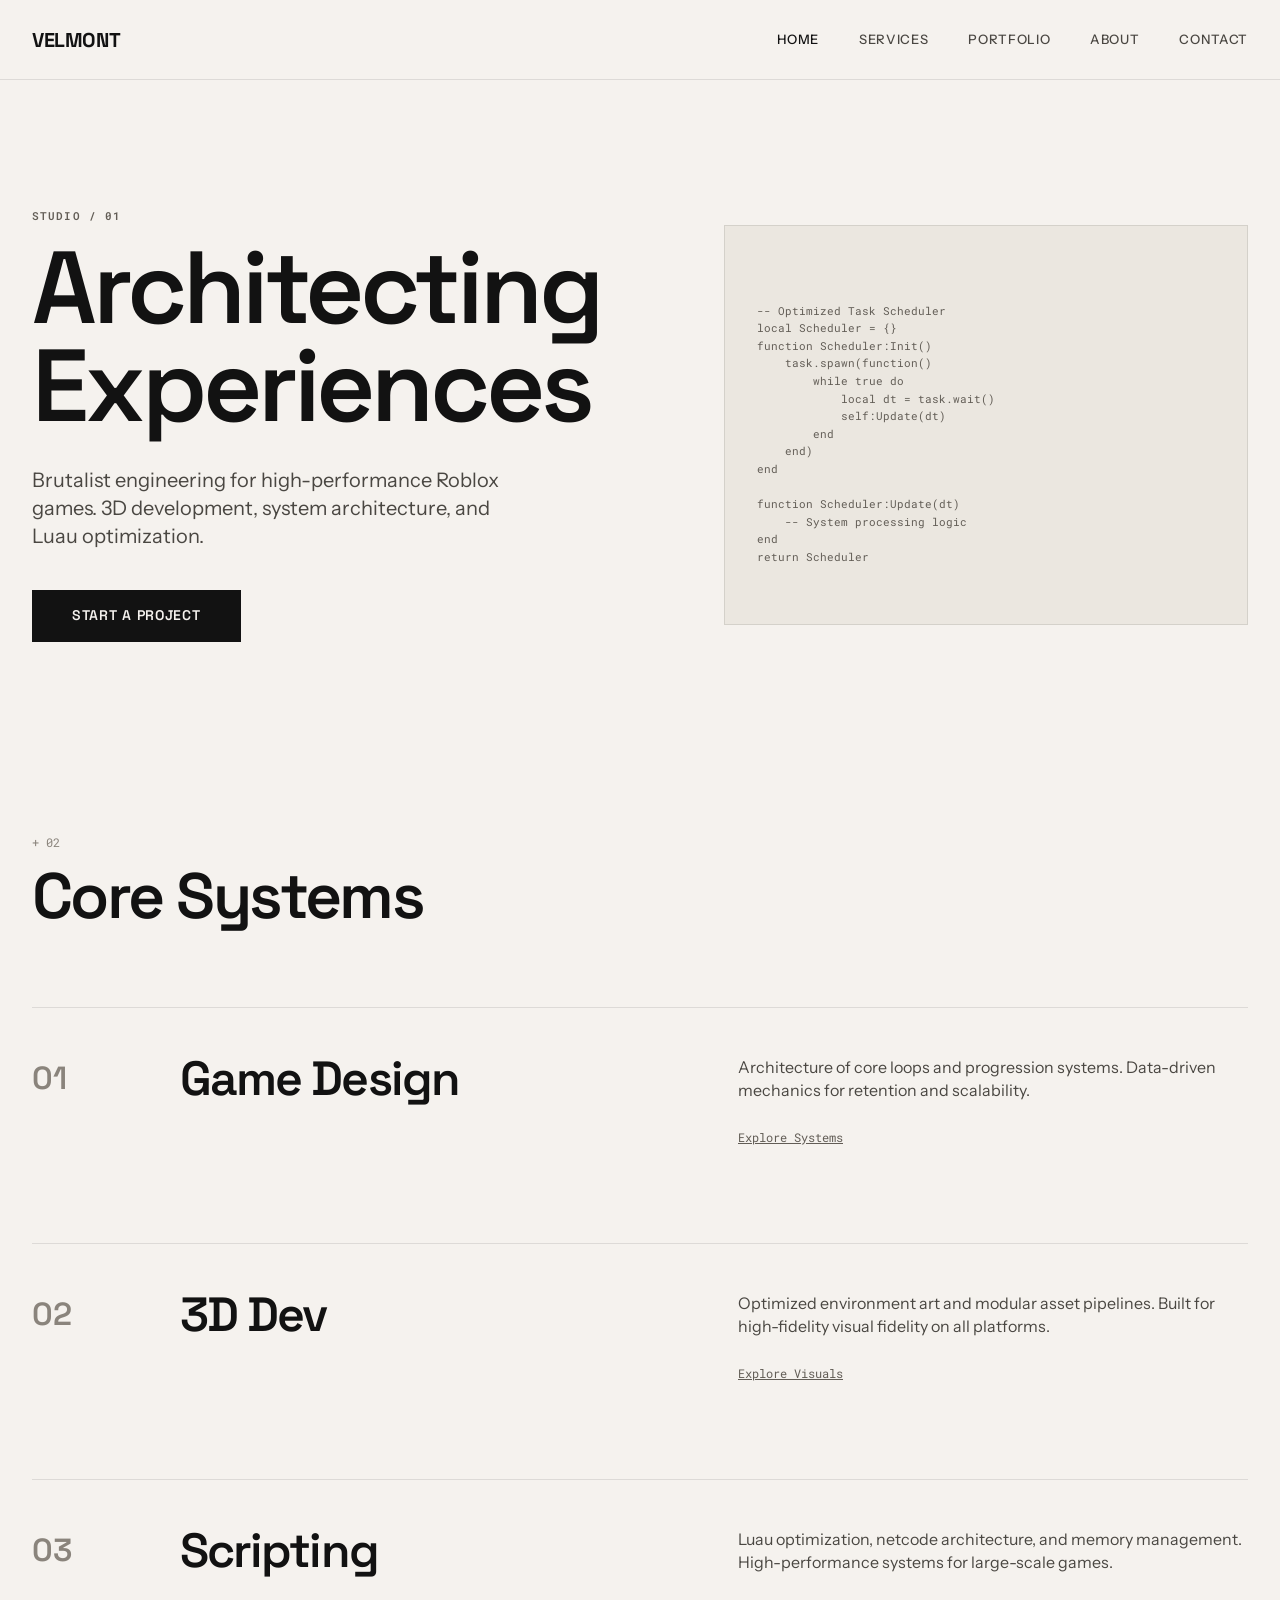
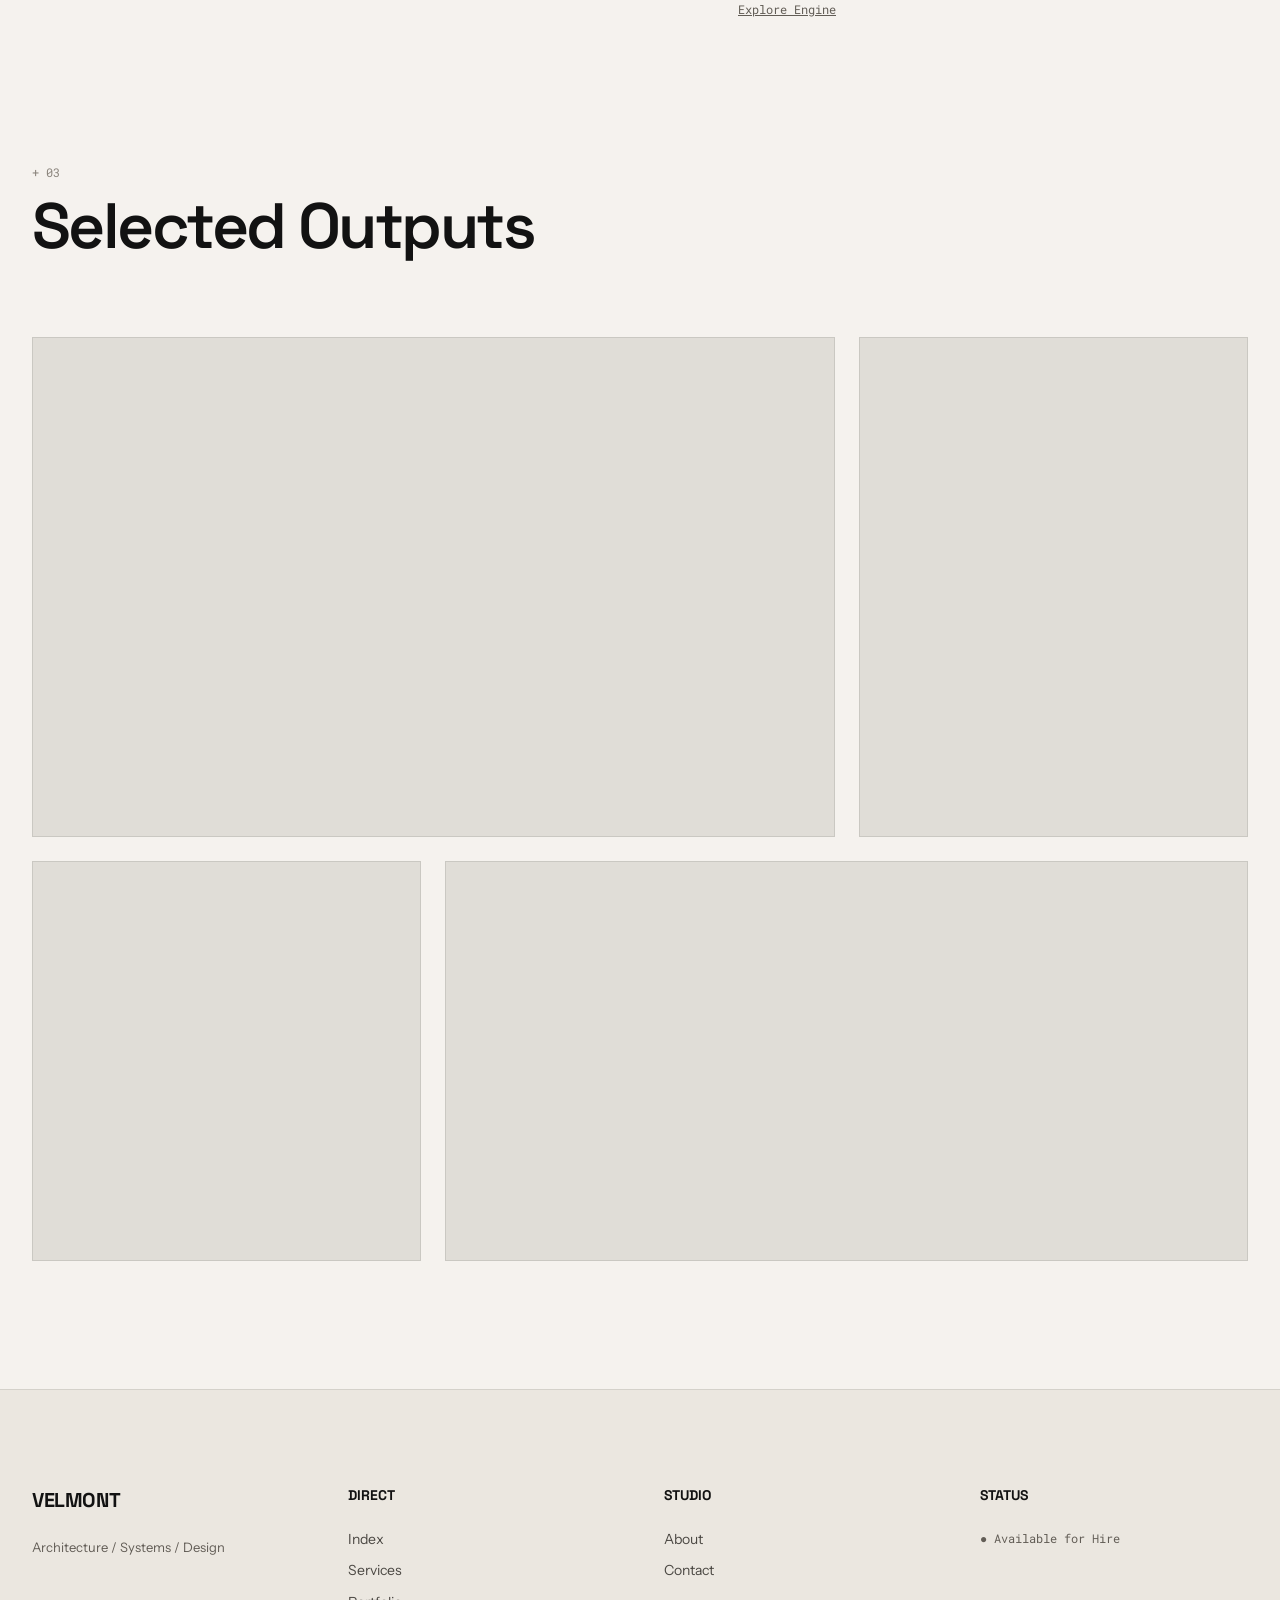
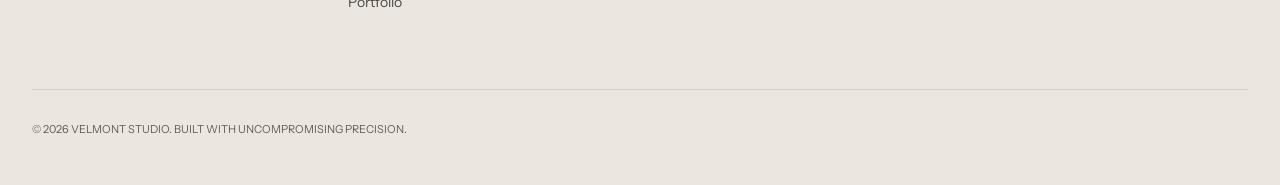
<file: index.html>
<!DOCTYPE html>
<html lang="en">
<head>
    <meta charset="UTF-8">
    <meta name="viewport" content="width=device-width, initial-scale=1.0">
    <title>Velmont | Brutalist Engineer</title>
    <meta name="description" content="Velmont Studio builds high-performance Roblox games through 3D development, systems architecture, and Luau optimization.">
    <meta property="og:title" content="Velmont | Brutalist Engineer">
    <meta property="og:description" content="Velmont Studio builds high-performance Roblox games through 3D development, systems architecture, and Luau optimization.">
    <link rel="icon" href="favicon.svg" type="image/svg+xml">
    <link rel="stylesheet" href="style.css">
    <link rel="preconnect" href="https://fonts.googleapis.com">
    <link rel="preconnect" href="https://fonts.gstatic.com" crossorigin>
    <link href="https://fonts.googleapis.com/css2?family=Space+Grotesk:wght@500;600;700&family=Instrument+Sans:wght@400;500&family=Roboto+Mono&display=swap" rel="stylesheet">
</head>
<body>

    <header>
        <div class="container nav-inner">
            <a href="index.html" class="logo">Velmont</a>
            <nav class="nav-links" id="primary-navigation">
                <a href="index.html" class="active">Home</a>
                <a href="services.html">Services</a>
                <a href="portfolio.html">Portfolio</a>
                <a href="about.html">About</a>
                <a href="contact.html">Contact</a>
            </nav>
            <button class="mobile-toggle" aria-label="Toggle menu" aria-expanded="false" aria-controls="primary-navigation">
                <svg width="24" height="24" viewBox="0 0 24 24" fill="none" stroke="currentColor" stroke-width="2"><path d="M4 6h16M4 12h16M4 18h16"/></svg>
            </button>
        </div>
    </header>

    <main>
        <section class="hero hero-section container">
            <div class="hero-content reveal">
                <span class="text-upper text-mono" style="margin-bottom: var(--s-4); display: block;">Studio / 01</span>
                <h1>Architecting Experiences</h1>
                <p>Brutalist engineering for high-performance Roblox games. 3D development, system architecture, and Luau optimization.</p>
                <div class="hero-actions">
                    <a href="contact.html" class="button">Start a Project</a>
                </div>
            </div>
            <div class="hero-visual reveal" style="transition-delay: 200ms;">
                <div class="code-snippet">
-- Optimized Task Scheduler
local Scheduler = {}
function Scheduler:Init()
    task.spawn(function()
        while true do
            local dt = task.wait()
            self:Update(dt)
        end
    end)
end

function Scheduler:Update(dt)
    -- System processing logic
end
return Scheduler</div>
            </div>
        </section>

        <section class="container section-space">
            <div class="section-header reveal">
                <span class="marker">+ 02</span>
                <h2 style="font-size: 64px;">Core Systems</h2>
            </div>

            <div class="services-staggered">
                <div class="service-block reveal">
                    <div class="service-index">01</div>
                    <div class="service-title"><h3>Game Design</h3></div>
                    <div class="service-desc">
                        <p>Architecture of core loops and progression systems. Data-driven mechanics for retention and scalability.</p>
                        <a href="services.html" class="text-mono" style="text-decoration: underline;">Explore Systems</a>
                    </div>
                </div>

                <div class="service-block reveal" style="transition-delay: 100ms;">
                    <div class="service-index">02</div>
                    <div class="service-title"><h3>3D Dev</h3></div>
                    <div class="service-desc">
                        <p>Optimized environment art and modular asset pipelines. Built for high-fidelity visual fidelity on all platforms.</p>
                        <a href="services.html" class="text-mono" style="text-decoration: underline;">Explore Visuals</a>
                    </div>
                </div>

                <div class="service-block reveal" style="transition-delay: 200ms;">
                    <div class="service-index">03</div>
                    <div class="service-title"><h3>Scripting</h3></div>
                    <div class="service-desc">
                        <p>Luau optimization, netcode architecture, and memory management. High-performance systems for large-scale games.</p>
                        <a href="services.html" class="text-mono" style="text-decoration: underline;">Explore Engine</a>
                    </div>
                </div>
            </div>
        </section>

        <section class="container section-bottom">
            <div class="section-header reveal">
                <span class="marker">+ 03</span>
                <h2 style="font-size: 64px;">Selected Outputs</h2>
            </div>
            
            <div class="portfolio-brutalist reveal">
                <div class="portfolio-item">
                    <div class="portfolio-info">
                        <span class="text-mono">Project / 01</span>
                        <h3>System Alpha</h3>
                    </div>
                </div>
                <div class="portfolio-item">
                    <div class="portfolio-info">
                        <span class="text-mono">Project / 02</span>
                        <h3>Environment Beta</h3>
                    </div>
                </div>
                <div class="portfolio-item">
                    <div class="portfolio-info">
                        <span class="text-mono">Project / 03</span>
                        <h3>Core Mechanics</h3>
                    </div>
                </div>
                <div class="portfolio-item">
                    <div class="portfolio-info">
                        <span class="text-mono">Project / 04</span>
                        <h3>World Engine</h3>
                    </div>
                </div>
            </div>
        </section>
    </main>

    <footer>
        <div class="container">
            <div class="footer-grid">
                <div class="footer-col">
                    <div class="logo" style="margin-bottom: var(--s-6);">Velmont</div>
                    <p class="text-muted" style="font-size: 13px;">Architecture / Systems / Design</p>
                </div>
                <div class="footer-col">
                    <h4>Direct</h4>
                    <ul>
                        <li><a href="index.html">Index</a></li>
                        <li><a href="services.html">Services</a></li>
                        <li><a href="portfolio.html">Portfolio</a></li>
                    </ul>
                </div>
                <div class="footer-col">
                    <h4>Studio</h4>
                    <ul>
                        <li><a href="about.html">About</a></li>
                        <li><a href="contact.html">Contact</a></li>
                    </ul>
                </div>
                <div class="footer-col">
                    <h4>Status</h4>
                    <p class="text-mono">● Available for Hire</p>
                </div>
            </div>
            <div style="margin-top: var(--s-16); border-top: 1px solid var(--border); padding-top: var(--s-8);">
                <p class="text-muted" style="font-size: 11px;">© 2026 VELMONT STUDIO. BUILT WITH UNCOMPROMISING PRECISION.</p>
            </div>
        </div>
    </footer>

    <script src="main.js"></script>
</body>
</html>
</file>
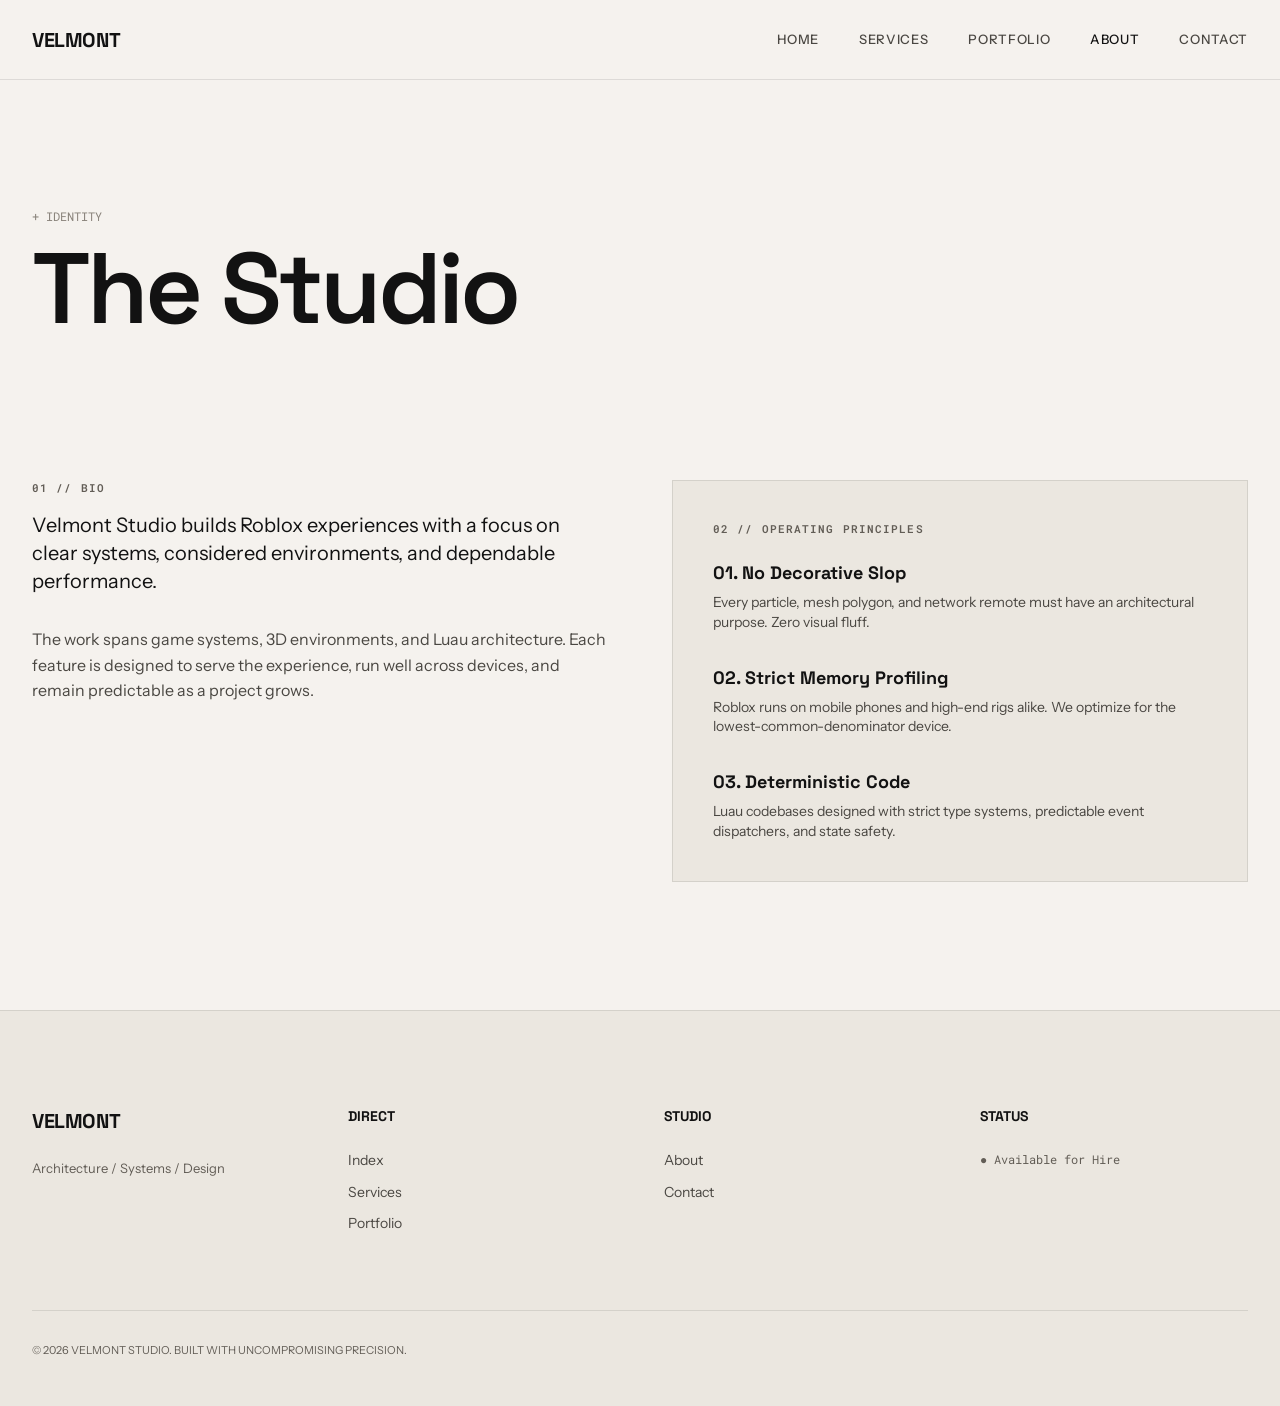
<file: about.html>
<!DOCTYPE html>
<html lang="en">
<head>
    <meta charset="UTF-8">
    <meta name="viewport" content="width=device-width, initial-scale=1.0">
    <title>About | Velmont Studio</title>
    <meta name="description" content="Learn about Velmont Studio and its approach to Roblox systems, engineering, and design.">
    <meta property="og:title" content="About | Velmont Studio">
    <meta property="og:description" content="Learn about Velmont Studio and its approach to Roblox systems, engineering, and design.">
    <link rel="icon" href="favicon.svg" type="image/svg+xml">
    <link rel="stylesheet" href="style.css">
    <link rel="preconnect" href="https://fonts.googleapis.com">
    <link rel="preconnect" href="https://fonts.gstatic.com" crossorigin>
    <link href="https://fonts.googleapis.com/css2?family=Space+Grotesk:wght@500;600;700&family=Instrument+Sans:wght@400;500&family=Roboto+Mono&display=swap" rel="stylesheet">
</head>
<body>

    <header>
        <div class="container nav-inner">
            <a href="index.html" class="logo">Velmont</a>
            <nav class="nav-links" id="primary-navigation">
                <a href="index.html">Home</a>
                <a href="services.html">Services</a>
                <a href="portfolio.html">Portfolio</a>
                <a href="about.html" class="active">About</a>
                <a href="contact.html">Contact</a>
            </nav>
            <button class="mobile-toggle" aria-label="Toggle menu" aria-expanded="false" aria-controls="primary-navigation">
                <svg width="24" height="24" viewBox="0 0 24 24" fill="none" stroke="currentColor" stroke-width="2"><path d="M4 6h16M4 12h16M4 18h16"/></svg>
            </button>
        </div>
    </header>

    <main>
        <section class="container page-intro">
            <div class="section-header reveal">
                <span class="marker">+ IDENTITY</span>
                <h1 class="page-title">The Studio</h1>
            </div>
        </section>

        <section class="container section-bottom">
            <div class="about-grid reveal">
                <div>
                    <span class="text-upper text-mono" style="display: block; margin-bottom: var(--s-4);">01 // Bio</span>
                    <p style="font-size: 20px; line-height: 1.4; color: var(--ink-primary); margin-bottom: var(--s-8);">
                        Velmont Studio builds Roblox experiences with a focus on clear systems, considered environments, and dependable performance.
                    </p>
                    <p style="font-size: 16px; line-height: 1.6; color: var(--ink-secondary);">
                        The work spans game systems, 3D environments, and Luau architecture. Each feature is designed to serve the experience, run well across devices, and remain predictable as a project grows.
                    </p>
                </div>

                <div style="background: var(--bg-surface); padding: var(--s-10); border: 1px solid var(--border);">
                    <span class="text-upper text-mono" style="display: block; margin-bottom: var(--s-6);">02 // Operating Principles</span>
                    
                    <div style="display: grid; gap: var(--s-8);">
                        <div>
                            <h4 style="font-family: var(--font-display); font-size: 18px; margin-bottom: var(--s-2);">01. No Decorative Slop</h4>
                            <p style="font-size: 14px; color: var(--ink-secondary);">Every particle, mesh polygon, and network remote must have an architectural purpose. Zero visual fluff.</p>
                        </div>
                        <div>
                            <h4 style="font-family: var(--font-display); font-size: 18px; margin-bottom: var(--s-2);">02. Strict Memory Profiling</h4>
                            <p style="font-size: 14px; color: var(--ink-secondary);">Roblox runs on mobile phones and high-end rigs alike. We optimize for the lowest-common-denominator device.</p>
                        </div>
                        <div>
                            <h4 style="font-family: var(--font-display); font-size: 18px; margin-bottom: var(--s-2);">03. Deterministic Code</h4>
                            <p style="font-size: 14px; color: var(--ink-secondary);">Luau codebases designed with strict type systems, predictable event dispatchers, and state safety.</p>
                        </div>
                    </div>
                </div>
            </div>
        </section>
    </main>

    <footer>
        <div class="container">
            <div class="footer-grid">
                <div class="footer-col">
                    <div class="logo" style="margin-bottom: var(--s-6);">Velmont</div>
                    <p class="text-muted" style="font-size: 13px;">Architecture / Systems / Design</p>
                </div>
                <div class="footer-col">
                    <h4>Direct</h4>
                    <ul>
                        <li><a href="index.html">Index</a></li>
                        <li><a href="services.html">Services</a></li>
                        <li><a href="portfolio.html">Portfolio</a></li>
                    </ul>
                </div>
                <div class="footer-col">
                    <h4>Studio</h4>
                    <ul>
                        <li><a href="about.html">About</a></li>
                        <li><a href="contact.html">Contact</a></li>
                    </ul>
                </div>
                <div class="footer-col">
                    <h4>Status</h4>
                    <p class="text-mono">● Available for Hire</p>
                </div>
            </div>
            <div style="margin-top: var(--s-16); border-top: 1px solid var(--border); padding-top: var(--s-8);">
                <p class="text-muted" style="font-size: 11px;">© 2026 VELMONT STUDIO. BUILT WITH UNCOMPROMISING PRECISION.</p>
            </div>
        </div>
    </footer>

    <script src="main.js"></script>
</body>
</html>
</file>
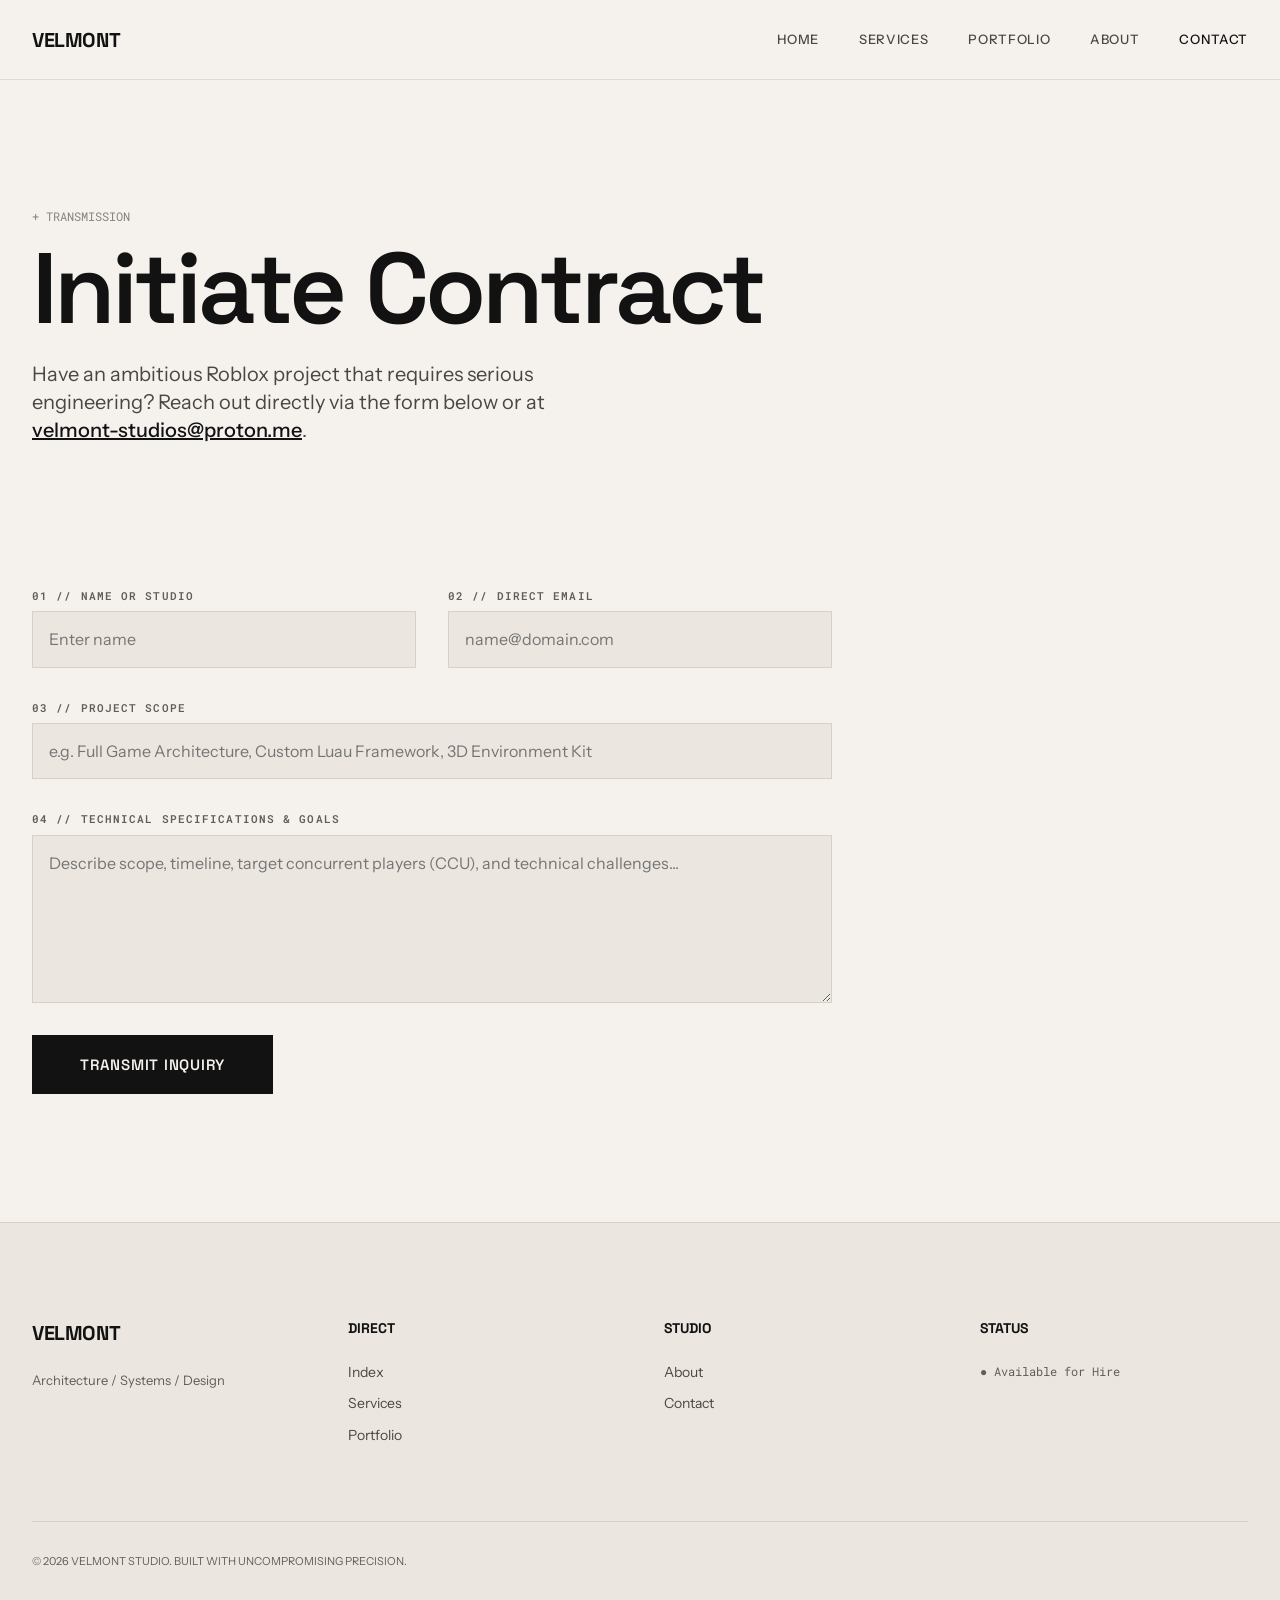
<file: contact.html>
<!DOCTYPE html>
<html lang="en">
<head>
    <meta charset="UTF-8">
    <meta name="viewport" content="width=device-width, initial-scale=1.0">
    <title>Contact | Velmont Studio</title>
    <meta name="description" content="Contact Velmont Studio about engineering and development for your Roblox project.">
    <meta property="og:title" content="Contact | Velmont Studio">
    <meta property="og:description" content="Contact Velmont Studio about engineering and development for your Roblox project.">
    <link rel="icon" href="favicon.svg" type="image/svg+xml">
    <link rel="stylesheet" href="style.css">
    <link rel="preconnect" href="https://fonts.googleapis.com">
    <link rel="preconnect" href="https://fonts.gstatic.com" crossorigin>
    <link href="https://fonts.googleapis.com/css2?family=Space+Grotesk:wght@500;600;700&family=Instrument+Sans:wght@400;500&family=Roboto+Mono&display=swap" rel="stylesheet">
</head>
<body>

    <header>
        <div class="container nav-inner">
            <a href="index.html" class="logo">Velmont</a>
            <nav class="nav-links" id="primary-navigation">
                <a href="index.html">Home</a>
                <a href="services.html">Services</a>
                <a href="portfolio.html">Portfolio</a>
                <a href="about.html">About</a>
                <a href="contact.html" class="active">Contact</a>
            </nav>
            <button class="mobile-toggle" aria-label="Toggle menu" aria-expanded="false" aria-controls="primary-navigation">
                <svg width="24" height="24" viewBox="0 0 24 24" fill="none" stroke="currentColor" stroke-width="2"><path d="M4 6h16M4 12h16M4 18h16"/></svg>
            </button>
        </div>
    </header>

    <main>
        <section class="container page-intro">
            <div class="section-header reveal">
                <span class="marker">+ TRANSMISSION</span>
                <h1 class="page-title">Initiate Contract</h1>
                <p style="font-size: 20px; color: var(--ink-secondary); max-width: 600px;">
                    Have an ambitious Roblox project that requires serious engineering? Reach out directly via the form below or at <a href="mailto:velmont-studios@proton.me" style="text-decoration: underline; color: var(--ink-primary); font-weight: 500;">velmont-studios@proton.me</a>.
                </p>
            </div>
        </section>

        <section class="container section-bottom">
            <div style="max-width: 800px;" class="reveal">
                <form id="contact-form" action="https://formspree.io/f/[FORM_ID]" method="POST" class="contact-form">
                    <div class="contact-fields">
                        <div style="display: grid; gap: var(--s-2);">
                            <label for="name" class="text-upper text-mono">01 // Name or Studio</label>
                            <input type="text" id="name" name="name" required placeholder="Enter name" style="border-radius: 0; background: var(--bg-surface); border: 1px solid var(--border); padding: var(--s-4); font-size: 16px; color: var(--ink-primary);">
                        </div>
                        <div style="display: grid; gap: var(--s-2);">
                            <label for="email" class="text-upper text-mono">02 // Direct Email</label>
                            <input type="email" id="email" name="email" required placeholder="name@domain.com" style="border-radius: 0; background: var(--bg-surface); border: 1px solid var(--border); padding: var(--s-4); font-size: 16px; color: var(--ink-primary);">
                        </div>
                    </div>

                    <div style="display: grid; gap: var(--s-2);">
                        <label for="scope" class="text-upper text-mono">03 // Project Scope</label>
                        <input type="text" id="scope" name="scope" placeholder="e.g. Full Game Architecture, Custom Luau Framework, 3D Environment Kit" style="border-radius: 0; background: var(--bg-surface); border: 1px solid var(--border); padding: var(--s-4); font-size: 16px; color: var(--ink-primary);">
                    </div>

                    <div style="display: grid; gap: var(--s-2);">
                        <label for="details" class="text-upper text-mono">04 // Technical Specifications & Goals</label>
                        <textarea id="details" name="details" required rows="6" placeholder="Describe scope, timeline, target concurrent players (CCU), and technical challenges..." style="border-radius: 0; background: var(--bg-surface); border: 1px solid var(--border); padding: var(--s-4); font-size: 16px; color: var(--ink-primary); font-family: inherit; resize: vertical;"></textarea>
                    </div>

                    <div>
                        <button type="submit" class="button" style="padding: var(--s-5) var(--s-12); font-size: 15px;">Transmit Inquiry</button>
                    </div>
                </form>

                <div id="form-feedback" class="form-feedback" role="status" aria-live="polite" hidden></div>
            </div>
        </section>
    </main>

    <footer>
        <div class="container">
            <div class="footer-grid">
                <div class="footer-col">
                    <div class="logo" style="margin-bottom: var(--s-6);">Velmont</div>
                    <p class="text-muted" style="font-size: 13px;">Architecture / Systems / Design</p>
                </div>
                <div class="footer-col">
                    <h4>Direct</h4>
                    <ul>
                        <li><a href="index.html">Index</a></li>
                        <li><a href="services.html">Services</a></li>
                        <li><a href="portfolio.html">Portfolio</a></li>
                    </ul>
                </div>
                <div class="footer-col">
                    <h4>Studio</h4>
                    <ul>
                        <li><a href="about.html">About</a></li>
                        <li><a href="contact.html">Contact</a></li>
                    </ul>
                </div>
                <div class="footer-col">
                    <h4>Status</h4>
                    <p class="text-mono">● Available for Hire</p>
                </div>
            </div>
            <div style="margin-top: var(--s-16); border-top: 1px solid var(--border); padding-top: var(--s-8);">
                <p class="text-muted" style="font-size: 11px;">© 2026 VELMONT STUDIO. BUILT WITH UNCOMPROMISING PRECISION.</p>
            </div>
        </div>
    </footer>

    <script src="main.js"></script>
</body>
</html>
</file>
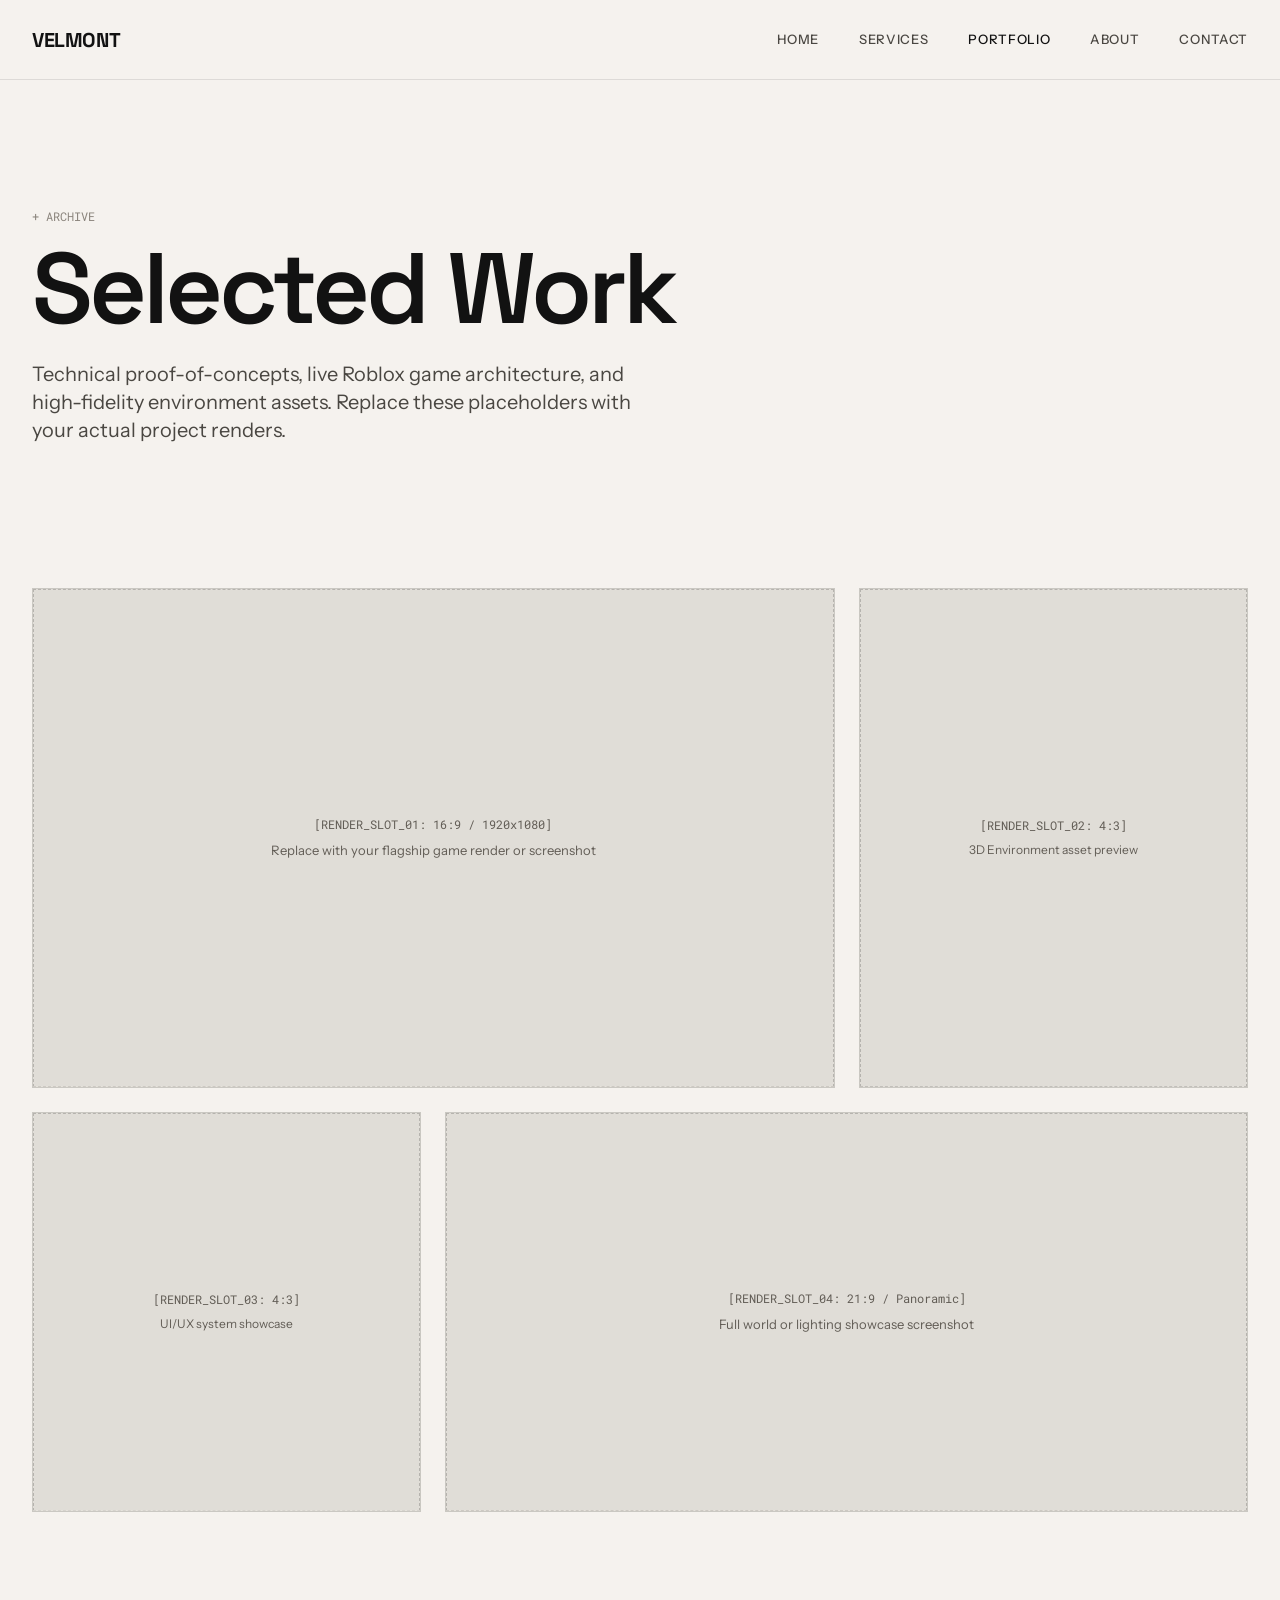
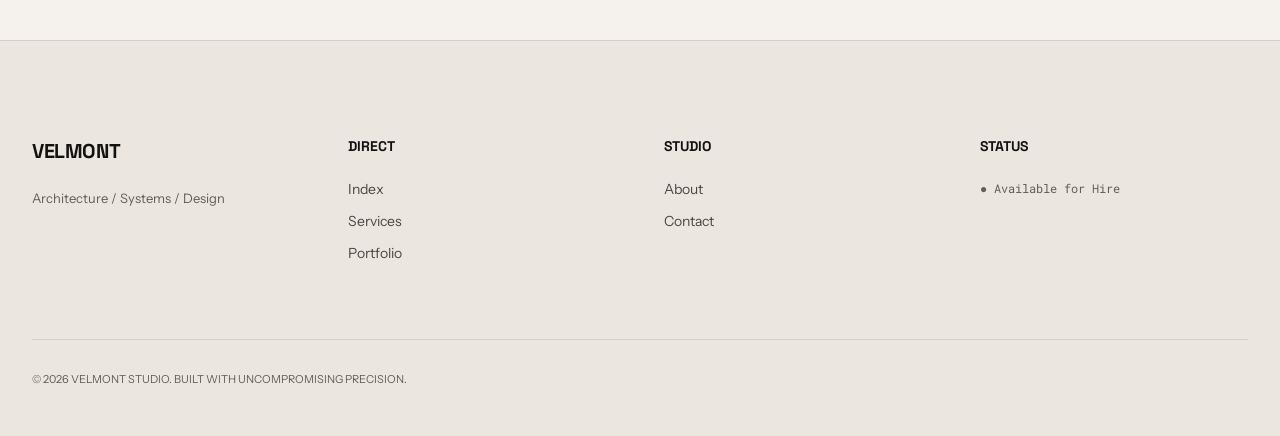
<file: portfolio.html>
<!DOCTYPE html>
<html lang="en">
<head>
    <meta charset="UTF-8">
    <meta name="viewport" content="width=device-width, initial-scale=1.0">
    <title>Portfolio | Velmont Studio</title>
    <meta name="description" content="Selected Roblox systems, environments, and interface work from Velmont Studio.">
    <meta property="og:title" content="Portfolio | Velmont Studio">
    <meta property="og:description" content="Selected Roblox systems, environments, and interface work from Velmont Studio.">
    <link rel="icon" href="favicon.svg" type="image/svg+xml">
    <link rel="stylesheet" href="style.css">
    <link rel="preconnect" href="https://fonts.googleapis.com">
    <link rel="preconnect" href="https://fonts.gstatic.com" crossorigin>
    <link href="https://fonts.googleapis.com/css2?family=Space+Grotesk:wght@500;600;700&family=Instrument+Sans:wght@400;500&family=Roboto+Mono&display=swap" rel="stylesheet">
</head>
<body>

    <header>
        <div class="container nav-inner">
            <a href="index.html" class="logo">Velmont</a>
            <nav class="nav-links" id="primary-navigation">
                <a href="index.html">Home</a>
                <a href="services.html">Services</a>
                <a href="portfolio.html" class="active">Portfolio</a>
                <a href="about.html">About</a>
                <a href="contact.html">Contact</a>
            </nav>
            <button class="mobile-toggle" aria-label="Toggle menu" aria-expanded="false" aria-controls="primary-navigation">
                <svg width="24" height="24" viewBox="0 0 24 24" fill="none" stroke="currentColor" stroke-width="2"><path d="M4 6h16M4 12h16M4 18h16"/></svg>
            </button>
        </div>
    </header>

    <main>
        <section class="container page-intro">
            <div class="section-header reveal">
                <span class="marker">+ ARCHIVE</span>
                <h1 class="page-title">Selected Work</h1>
                <p style="font-size: 20px; color: var(--ink-secondary); max-width: 600px;">
                    Technical proof-of-concepts, live Roblox game architecture, and high-fidelity environment assets. Replace these placeholders with your actual project renders.
                </p>
            </div>
        </section>

        <section class="container section-bottom">
            <div class="portfolio-brutalist reveal">

                <!-- Project 01: Hero Size 8/12 -->
                <div class="portfolio-item">
                    <div style="width: 100%; height: 100%; background: var(--bg-card); display: flex; flex-direction: column; align-items: center; justify-content: center; border: 1px dashed var(--border-strong);">
                        <span class="text-mono">[RENDER_SLOT_01: 16:9 / 1920x1080]</span>
                        <span class="text-muted" style="font-size: 13px; margin-top: var(--s-2);">Replace with your flagship game render or screenshot</span>
                    </div>
                    <div class="portfolio-info">
                        <span class="text-mono">01 // PRODUCTION</span>
                        <h3 style="font-size: 28px;">[PROJECT_TITLE_ONE]</h3>
                        <p style="font-size: 14px; color: var(--ink-secondary); margin-top: var(--s-2);">
                            [Architecture of full-stack combat loop with rollback netcode and 60 FPS mobile optimization.]
                        </p>
                    </div>
                </div>

                <!-- Project 02: Side 4/12 -->
                <div class="portfolio-item">
                    <div style="width: 100%; height: 100%; background: var(--bg-card); display: flex; flex-direction: column; align-items: center; justify-content: center; border: 1px dashed var(--border-strong); padding: var(--s-4); text-align: center;">
                        <span class="text-mono">[RENDER_SLOT_02: 4:3]</span>
                        <span class="text-muted" style="font-size: 12px; margin-top: var(--s-2);">3D Environment asset preview</span>
                    </div>
                    <div class="portfolio-info">
                        <span class="text-mono">02 // ASSET PIPELINE</span>
                        <h3 style="font-size: 24px;">[PROJECT_TITLE_TWO]</h3>
                        <p style="font-size: 14px; color: var(--ink-secondary); margin-top: var(--s-2);">
                            [Modular brutalist map design using PBR materials.]
                        </p>
                    </div>
                </div>

                <!-- Project 03: Side 4/12 -->
                <div class="portfolio-item">
                    <div style="width: 100%; height: 100%; background: var(--bg-card); display: flex; flex-direction: column; align-items: center; justify-content: center; border: 1px dashed var(--border-strong); padding: var(--s-4); text-align: center;">
                        <span class="text-mono">[RENDER_SLOT_03: 4:3]</span>
                        <span class="text-muted" style="font-size: 12px; margin-top: var(--s-2);">UI/UX system showcase</span>
                    </div>
                    <div class="portfolio-info">
                        <span class="text-mono">03 // INTERFACE</span>
                        <h3 style="font-size: 24px;">[PROJECT_TITLE_THREE]</h3>
                        <p style="font-size: 14px; color: var(--ink-secondary); margin-top: var(--s-2);">
                            [Responsive HUD & inventory management built in Roact/Fusion.]
                        </p>
                    </div>
                </div>

                <!-- Project 04: Wide 8/12 -->
                <div class="portfolio-item">
                    <div style="width: 100%; height: 100%; background: var(--bg-card); display: flex; flex-direction: column; align-items: center; justify-content: center; border: 1px dashed var(--border-strong);">
                        <span class="text-mono">[RENDER_SLOT_04: 21:9 / Panoramic]</span>
                        <span class="text-muted" style="font-size: 13px; margin-top: var(--s-2);">Full world or lighting showcase screenshot</span>
                    </div>
                    <div class="portfolio-info">
                        <span class="text-mono">04 // WORLD ENGINE</span>
                        <h3 style="font-size: 28px;">[PROJECT_TITLE_FOUR]</h3>
                        <p style="font-size: 14px; color: var(--ink-secondary); margin-top: var(--s-2);">
                            [Dynamic atmosphere and custom terrain voxel generation system.]
                        </p>
                    </div>
                </div>

            </div>
        </section>
    </main>

    <footer>
        <div class="container">
            <div class="footer-grid">
                <div class="footer-col">
                    <div class="logo" style="margin-bottom: var(--s-6);">Velmont</div>
                    <p class="text-muted" style="font-size: 13px;">Architecture / Systems / Design</p>
                </div>
                <div class="footer-col">
                    <h4>Direct</h4>
                    <ul>
                        <li><a href="index.html">Index</a></li>
                        <li><a href="services.html">Services</a></li>
                        <li><a href="portfolio.html">Portfolio</a></li>
                    </ul>
                </div>
                <div class="footer-col">
                    <h4>Studio</h4>
                    <ul>
                        <li><a href="about.html">About</a></li>
                        <li><a href="contact.html">Contact</a></li>
                    </ul>
                </div>
                <div class="footer-col">
                    <h4>Status</h4>
                    <p class="text-mono">● Available for Hire</p>
                </div>
            </div>
            <div style="margin-top: var(--s-16); border-top: 1px solid var(--border); padding-top: var(--s-8);">
                <p class="text-muted" style="font-size: 11px;">© 2026 VELMONT STUDIO. BUILT WITH UNCOMPROMISING PRECISION.</p>
            </div>
        </div>
    </footer>

    <script src="main.js"></script>
</body>
</html>
</file>
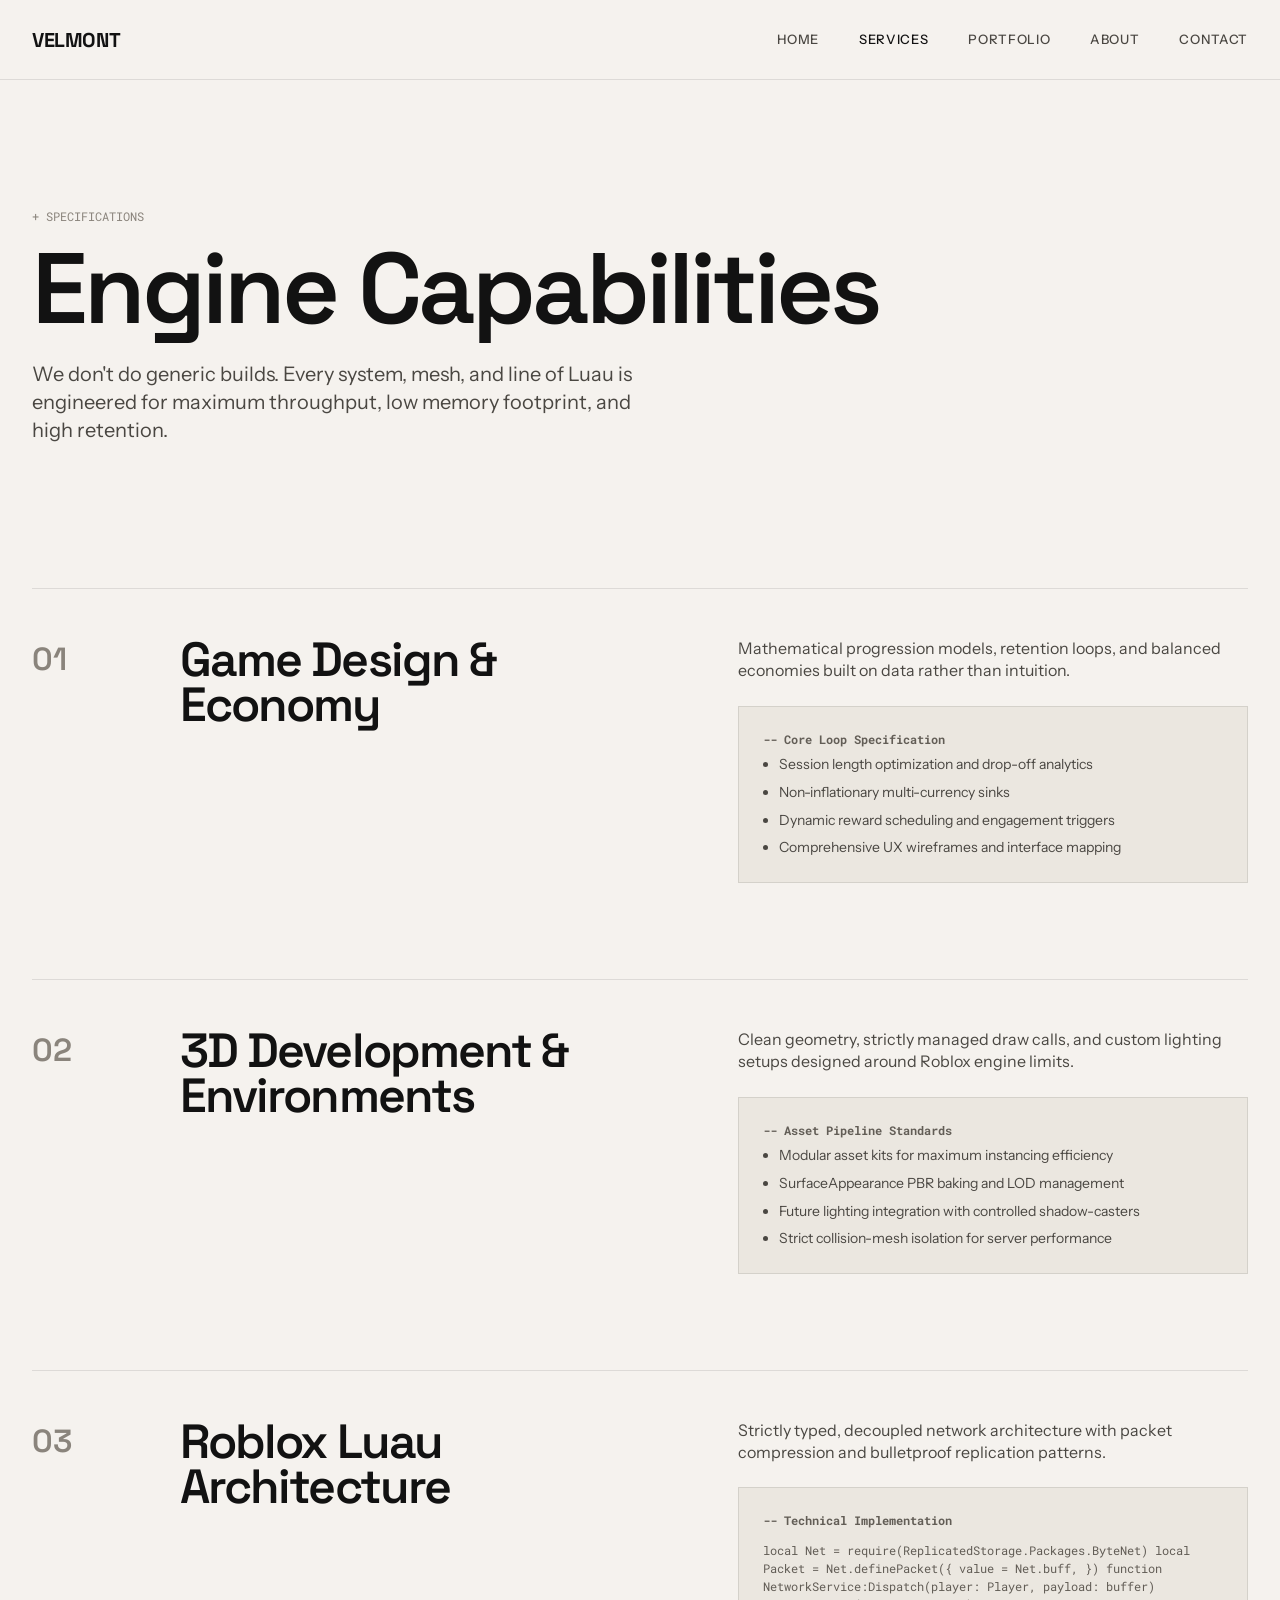
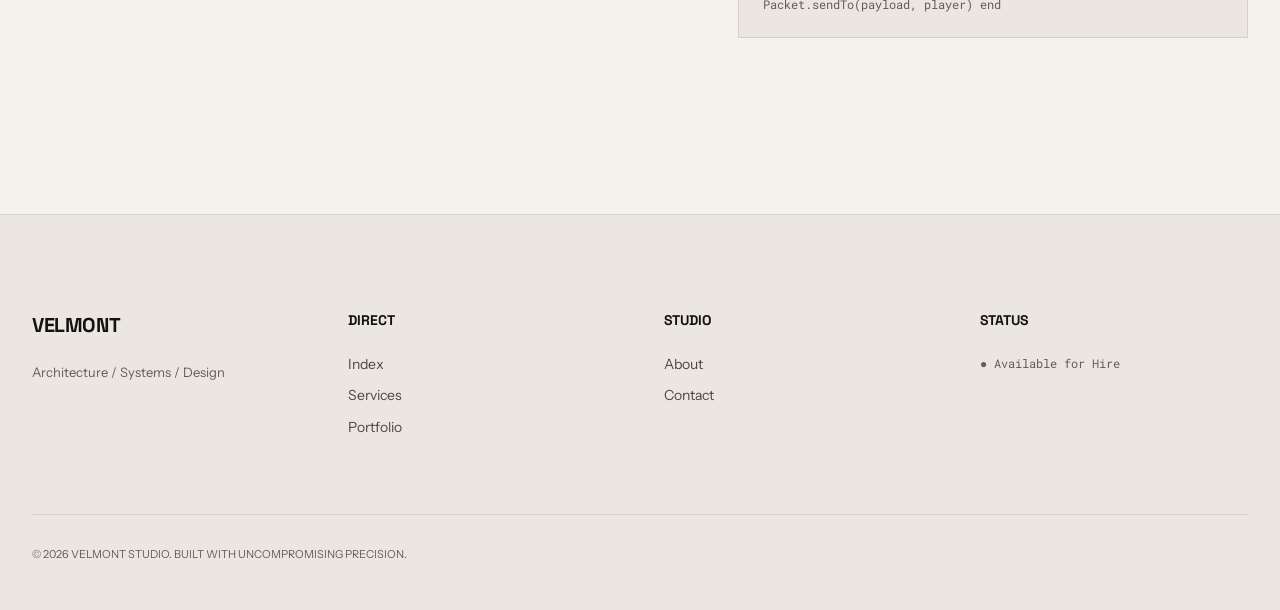
<file: services.html>
<!DOCTYPE html>
<html lang="en">
<head>
    <meta charset="UTF-8">
    <meta name="viewport" content="width=device-width, initial-scale=1.0">
    <title>Services | Velmont Studio</title>
    <meta name="description" content="Explore Velmont Studio services for Roblox game design, 3D environments, and Luau architecture.">
    <meta property="og:title" content="Services | Velmont Studio">
    <meta property="og:description" content="Explore Velmont Studio services for Roblox game design, 3D environments, and Luau architecture.">
    <link rel="icon" href="favicon.svg" type="image/svg+xml">
    <link rel="stylesheet" href="style.css">
    <link rel="preconnect" href="https://fonts.googleapis.com">
    <link rel="preconnect" href="https://fonts.gstatic.com" crossorigin>
    <link href="https://fonts.googleapis.com/css2?family=Space+Grotesk:wght@500;600;700&family=Instrument+Sans:wght@400;500&family=Roboto+Mono&display=swap" rel="stylesheet">
</head>
<body>

    <header>
        <div class="container nav-inner">
            <a href="index.html" class="logo">Velmont</a>
            <nav class="nav-links" id="primary-navigation">
                <a href="index.html">Home</a>
                <a href="services.html" class="active">Services</a>
                <a href="portfolio.html">Portfolio</a>
                <a href="about.html">About</a>
                <a href="contact.html">Contact</a>
            </nav>
            <button class="mobile-toggle" aria-label="Toggle menu" aria-expanded="false" aria-controls="primary-navigation">
                <svg width="24" height="24" viewBox="0 0 24 24" fill="none" stroke="currentColor" stroke-width="2"><path d="M4 6h16M4 12h16M4 18h16"/></svg>
            </button>
        </div>
    </header>

    <main>
        <section class="container page-intro">
            <div class="section-header reveal">
                <span class="marker">+ SPECIFICATIONS</span>
                <h1 class="page-title">Engine Capabilities</h1>
                <p style="font-size: 20px; color: var(--ink-secondary); max-width: 600px;">
                    We don't do generic builds. Every system, mesh, and line of Luau is engineered for maximum throughput, low memory footprint, and high retention.
                </p>
            </div>
        </section>

        <section class="container section-bottom">
            <div class="services-staggered">

                <!-- Service 01 -->
                <div class="service-block reveal">
                    <div class="service-index">01</div>
                    <div class="service-title">
                        <h3>Game Design & Economy</h3>
                    </div>
                    <div class="service-desc">
                        <p>Mathematical progression models, retention loops, and balanced economies built on data rather than intuition.</p>
                        <div style="background: var(--bg-surface); padding: var(--s-6); border: 1px solid var(--border); margin-top: var(--s-6);">
                            <span class="text-mono" style="display: block; margin-bottom: var(--s-2); font-weight: bold;">-- Core Loop Specification</span>
                            <ul style="font-size: 14px; color: var(--ink-secondary); display: grid; gap: var(--s-2); padding-left: var(--s-4);">
                                <li>Session length optimization and drop-off analytics</li>
                                <li>Non-inflationary multi-currency sinks</li>
                                <li>Dynamic reward scheduling and engagement triggers</li>
                                <li>Comprehensive UX wireframes and interface mapping</li>
                            </ul>
                        </div>
                    </div>
                </div>

                <!-- Service 02 -->
                <div class="service-block reveal">
                    <div class="service-index">02</div>
                    <div class="service-title">
                        <h3>3D Development & Environments</h3>
                    </div>
                    <div class="service-desc">
                        <p>Clean geometry, strictly managed draw calls, and custom lighting setups designed around Roblox engine limits.</p>
                        <div style="background: var(--bg-surface); padding: var(--s-6); border: 1px solid var(--border); margin-top: var(--s-6);">
                            <span class="text-mono" style="display: block; margin-bottom: var(--s-2); font-weight: bold;">-- Asset Pipeline Standards</span>
                            <ul style="font-size: 14px; color: var(--ink-secondary); display: grid; gap: var(--s-2); padding-left: var(--s-4);">
                                <li>Modular asset kits for maximum instancing efficiency</li>
                                <li>SurfaceAppearance PBR baking and LOD management</li>
                                <li>Future lighting integration with controlled shadow-casters</li>
                                <li>Strict collision-mesh isolation for server performance</li>
                            </ul>
                        </div>
                    </div>
                </div>

                <!-- Service 03 -->
                <div class="service-block reveal">
                    <div class="service-index">03</div>
                    <div class="service-title">
                        <h3>Roblox Luau Architecture</h3>
                    </div>
                    <div class="service-desc">
                        <p>Strictly typed, decoupled network architecture with packet compression and bulletproof replication patterns.</p>
                        <div style="background: var(--bg-surface); padding: var(--s-6); border: 1px solid var(--border); margin-top: var(--s-6);">
                            <span class="text-mono" style="display: block; margin-bottom: var(--s-2); font-weight: bold;">-- Technical Implementation</span>
                            <div class="code-snippet" style="font-family: var(--font-mono); font-size: 12px; color: #625d56; margin-top: var(--s-3); line-height: 1.5;">
local Net = require(ReplicatedStorage.Packages.ByteNet)

local Packet = Net.definePacket({
    value = Net.buff,
})

function NetworkService:Dispatch(player: Player, payload: buffer)
    Packet.sendTo(payload, player)
end</div>
                        </div>
                    </div>
                </div>

            </div>
        </section>
    </main>

    <footer>
        <div class="container">
            <div class="footer-grid">
                <div class="footer-col">
                    <div class="logo" style="margin-bottom: var(--s-6);">Velmont</div>
                    <p class="text-muted" style="font-size: 13px;">Architecture / Systems / Design</p>
                </div>
                <div class="footer-col">
                    <h4>Direct</h4>
                    <ul>
                        <li><a href="index.html">Index</a></li>
                        <li><a href="services.html">Services</a></li>
                        <li><a href="portfolio.html">Portfolio</a></li>
                    </ul>
                </div>
                <div class="footer-col">
                    <h4>Studio</h4>
                    <ul>
                        <li><a href="about.html">About</a></li>
                        <li><a href="contact.html">Contact</a></li>
                    </ul>
                </div>
                <div class="footer-col">
                    <h4>Status</h4>
                    <p class="text-mono">● Available for Hire</p>
                </div>
            </div>
            <div style="margin-top: var(--s-16); border-top: 1px solid var(--border); padding-top: var(--s-8);">
                <p class="text-muted" style="font-size: 11px;">© 2026 VELMONT STUDIO. BUILT WITH UNCOMPROMISING PRECISION.</p>
            </div>
        </div>
    </footer>

    <script src="main.js"></script>
</body>
</html>
</file>
<file: style.css>
/* 
  Velmont Studio - Shared Stylesheet
  Theme: Brutalist Engineer (Monochrome Beach)
  Built with Unslop principles.
*/

:root {
  /* Spacing Scale (4px base) */
  --s-1: 4px;
  --s-2: 8px;
  --s-3: 12px;
  --s-4: 16px;
  --s-5: 20px;
  --s-6: 24px;
  --s-8: 32px;
  --s-10: 40px;
  --s-12: 48px;
  --s-16: 64px;
  --s-20: 80px;
  --s-24: 96px;
  --s-32: 128px;
  --s-48: 192px;

  /* Colors - Monochrome Beach */
  --bg-page: #F5F2EE;    /* Bleached Sand */
  --bg-surface: #EBE7E0; /* Soft Pebble */
  --bg-card: #E0DDD7;
  
  --ink-primary: #121212;   /* Pure Charcoal */
  --ink-secondary: #4A4742; 
  --ink-muted: #8A847C;     /* Driftwood */
  
  --accent: #121212; /* In this theme, accent is the bold primary ink */
  --border: rgba(18, 18, 18, 0.1);
  --border-strong: rgba(18, 18, 18, 0.2);

  /* Typography */
  --font-display: 'Space Grotesk', sans-serif;
  --font-body: 'Instrument Sans', sans-serif;
  --font-mono: 'Roboto Mono', monospace;

  /* Transitions */
  --ease: cubic-bezier(0.22, 1, 0.36, 1);
  --t-base: 400ms var(--ease);
}

/* Reset & Base */
* {
  margin: 0;
  padding: 0;
  box-sizing: border-box;
}

html {
  font-family: var(--font-body);
  background-color: var(--bg-page);
  color: var(--ink-primary);
  line-height: 1.4;
  -webkit-font-smoothing: antialiased;
}

body {
  min-height: 100vh;
}

::selection {
  background: var(--ink-primary);
  color: var(--bg-page);
}

a {
  color: inherit;
  text-decoration: none;
}

/* Layout Containers */
.container {
  width: 100%;
  max-width: 1440px;
  margin: 0 auto;
  padding: 0 var(--s-8);
}

@media (max-width: 768px) {
  .container { padding: 0 var(--s-6); }
}

/* Navigation */
header {
  height: 80px;
  display: flex;
  align-items: center;
  position: sticky;
  top: 0;
  background: var(--bg-page);
  z-index: 100;
  border-bottom: 1px solid var(--border);
}

.nav-inner {
  display: flex;
  justify-content: space-between;
  align-items: center;
  width: 100%;
}

.logo {
  font-family: var(--font-display);
  font-weight: 700;
  font-size: 20px;
  text-transform: uppercase;
  letter-spacing: -0.02em;
}

.nav-links {
  display: flex;
  gap: var(--s-10);
}

.nav-links a {
  font-size: 13px;
  font-weight: 500;
  text-transform: uppercase;
  letter-spacing: 0.05em;
  color: var(--ink-secondary);
  transition: color 200ms ease;
}

.nav-links a:hover, .nav-links a.active {
  color: var(--ink-primary);
}

.mobile-toggle {
  display: none;
  background: none;
  border: none;
  font-size: 20px;
  cursor: pointer;
}

@media (max-width: 768px) {
  header { position: sticky; }
  .nav-links { display: none; position: absolute; top: 80px; left: 0; right: 0; width: 100%; flex-direction: column; gap: 0; padding: var(--s-2) var(--s-6) var(--s-4); background: var(--bg-page); border-bottom: 1px solid var(--border); }
  .nav-links.active { display: flex; }
  .nav-links a { display: block; padding: var(--s-4) 0; }
  .mobile-toggle { display: block; }
}

/* Typography Utility */
h1, h2, h3 {
  font-family: var(--font-display);
  font-weight: 600;
  line-height: 0.95;
  letter-spacing: -0.04em;
}

.text-muted, .text-mono { color: #625d56; }
.text-mono { font-family: var(--font-mono); font-size: 12px; }
.text-upper { text-transform: uppercase; letter-spacing: 0.1em; font-size: 11px; font-weight: 600; }

:focus-visible { outline: 3px solid #1b5e8a; outline-offset: 3px; }

/* Components */
.button {
  display: inline-flex;
  padding: var(--s-4) var(--s-10);
  background: var(--ink-primary);
  color: var(--bg-page);
  font-family: var(--font-display);
  font-weight: 600;
  text-transform: uppercase;
  letter-spacing: 0.05em;
  font-size: 14px;
  transition: transform 200ms var(--ease), background 200ms ease;
  border: none;
}

.button:hover {
  transform: translateY(-2px);
  background: #000;
}

.button.secondary {
  background: transparent;
  color: var(--ink-primary);
  border: 1px solid var(--ink-primary);
}

/* Hero Section */
.hero {
  padding-block: var(--s-32) var(--s-24);
  display: grid;
  grid-template-columns: 1.2fr 1fr;
  align-items: center;
  gap: var(--s-16);
}

.hero-content h1 {
  font-size: clamp(40px, 8vw, 120px);
  margin-bottom: var(--s-8);
}

.hero-content p {
  font-size: 20px;
  max-width: 480px;
  margin-bottom: var(--s-10);
  color: var(--ink-secondary);
}

.hero-visual {
  position: relative;
  background: var(--bg-surface);
  border: 1px solid var(--border);
  padding: var(--s-8);
  min-height: 400px;
  display: flex;
  align-items: center;
  overflow: hidden;
}

.hero-visual .code-snippet {
  font-family: var(--font-mono);
  font-size: 11px;
  line-height: 1.6;
  color: #625d56;
  white-space: pre;
  overflow-x: auto;
  max-width: 100%;
}

@media (max-width: 1024px) {
  .hero { grid-template-columns: 1fr; padding-block: var(--s-20); }
  .hero-visual { display: flex; min-width: 0; min-height: 240px; overflow-x: auto; }
}

/* Staggered Sections */
.section-header {
  margin-bottom: var(--s-20);
  position: relative;
}

.marker {
  display: block;
  margin-bottom: var(--s-4);
  font-family: var(--font-mono);
  font-size: 12px;
  color: var(--ink-muted);
}

/* Services - Staggered Blocks */
.services-staggered {
  display: flex;
  flex-direction: column;
  gap: var(--s-12);
}

.service-block {
  display: grid;
  grid-template-columns: 100px 1fr 1fr;
  gap: var(--s-12);
  padding: var(--s-12) 0;
  border-top: 1px solid var(--border);
}

.service-index {
  font-family: var(--font-display);
  font-size: 32px;
  font-weight: 600;
  color: var(--ink-muted);
}

.service-title h3 {
  font-size: 48px;
  margin-bottom: var(--s-4);
}

.service-desc p {
  font-size: 16px;
  color: var(--ink-secondary);
  margin-bottom: var(--s-6);
}

@media (max-width: 900px) {
  .service-block { grid-template-columns: 1fr; gap: var(--s-4); }
}

/* Portfolio - Asymmetric Grid */
.portfolio-brutalist {
  display: grid;
  grid-template-columns: repeat(12, 1fr);
  gap: var(--s-6);
}

.portfolio-item {
  background: var(--bg-surface);
  border: 1px solid var(--border);
  position: relative;
  overflow: hidden;
}

.portfolio-item:nth-child(1) { grid-column: span 8; height: 500px; }
.portfolio-item:nth-child(2) { grid-column: span 4; height: 500px; }
.portfolio-item:nth-child(3) { grid-column: span 4; height: 400px; }
.portfolio-item:nth-child(4) { grid-column: span 8; height: 400px; }

.portfolio-info {
  position: absolute;
  bottom: 0;
  left: 0;
  width: 100%;
  padding: var(--s-6);
  background: var(--bg-surface);
  transform: translateY(100%);
  transition: transform 300ms var(--ease);
}

@media (hover: none) {
  .portfolio-info { position: relative; transform: none; height: auto; }
  .portfolio-item { display: flex; flex-direction: column; }
}

.portfolio-item:hover .portfolio-info {
  transform: translateY(0);
}

@media (max-width: 768px) {
  .portfolio-item { grid-column: span 12 !important; height: 300px !important; }
}

/* Reveal Animation */
.reveal {
  opacity: 0;
  transform: translateY(20px);
  transition: opacity 800ms var(--ease), transform 800ms var(--ease);
}

.reveal.visible {
  opacity: 1;
  transform: translateY(0);
}

@media (prefers-reduced-motion: reduce) {
  .reveal {
    transition: none;
    opacity: 1;
    transform: none;
  }
}

/* Footer */
footer {
  padding: var(--s-24) 0 var(--s-12);
  border-top: 1px solid var(--border);
  background: var(--bg-surface);
}

.footer-grid {
  display: grid;
  grid-template-columns: repeat(4, 1fr);
  gap: var(--s-12);
}

.footer-col h4 {
  font-family: var(--font-display);
  text-transform: uppercase;
  font-size: 14px;
  margin-bottom: var(--s-6);
}

.footer-col ul li {
  list-style: none;
  margin-bottom: var(--s-3);
  font-size: 14px;
  color: var(--ink-secondary);
}

@media (max-width: 768px) {
  .footer-grid { grid-template-columns: repeat(2, 1fr); }
}

.hero-section { padding-block: var(--s-32) var(--s-24); }
.section-space { padding-block: var(--s-24); }
.section-bottom { padding-bottom: var(--s-32); }
.page-intro { padding-block: var(--s-32) var(--s-16); }
.page-title { font-size: clamp(38px, 8vw, 100px); margin-bottom: var(--s-6); }
.about-grid { display: grid; grid-template-columns: 1fr 1fr; gap: var(--s-16); }
.contact-fields { display: grid; grid-template-columns: 1fr 1fr; gap: var(--s-8); }
.code-snippet { overflow-x: auto; color: #625d56; }
.portfolio-item { background: var(--bg-card); }
.form-feedback { margin-top: var(--s-8); background: var(--bg-surface); padding: var(--s-6); border: 1px solid var(--border); }
.form-feedback[hidden] { display: none; }
.form-feedback.error { border-color: #9b2c25; color: #81231e; }
.form-feedback.success { color: #245d36; }

@media (max-width: 768px) {
  .about-grid, .contact-fields { grid-template-columns: 1fr; }
  .hero-content h1 { font-size: clamp(38px, 10vw, 64px); }
  h3, .service-title h3 { font-size: clamp(28px, 7vw, 48px); }
  .section-header h2 { font-size: clamp(36px, 8vw, 64px) !important; }
}
.contact-form { display: grid; gap: var(--s-8); }
.contact-form input, .contact-form textarea { border-radius: 0; background: var(--bg-surface); border: 1px solid var(--border); padding: var(--s-4); font-size: 16px; color: var(--ink-primary); font: inherit; }
.contact-form textarea { resize: vertical; }
@media (hover: none) {
  .portfolio-item { height: auto !important; min-height: 300px; }
  .portfolio-item > div:first-child { min-height: 220px; }
  .portfolio-info { padding: var(--s-4); }
}
@media (max-width: 400px) {
  .container { padding-inline: var(--s-4); }
  .hero-content h1 { font-size: clamp(34px, 10vw, 44px); }
  .page-title { font-size: clamp(34px, 9vw, 38px); overflow-wrap: anywhere; }
}
h1, h2, h3, p { overflow-wrap: anywhere; }
</file>
